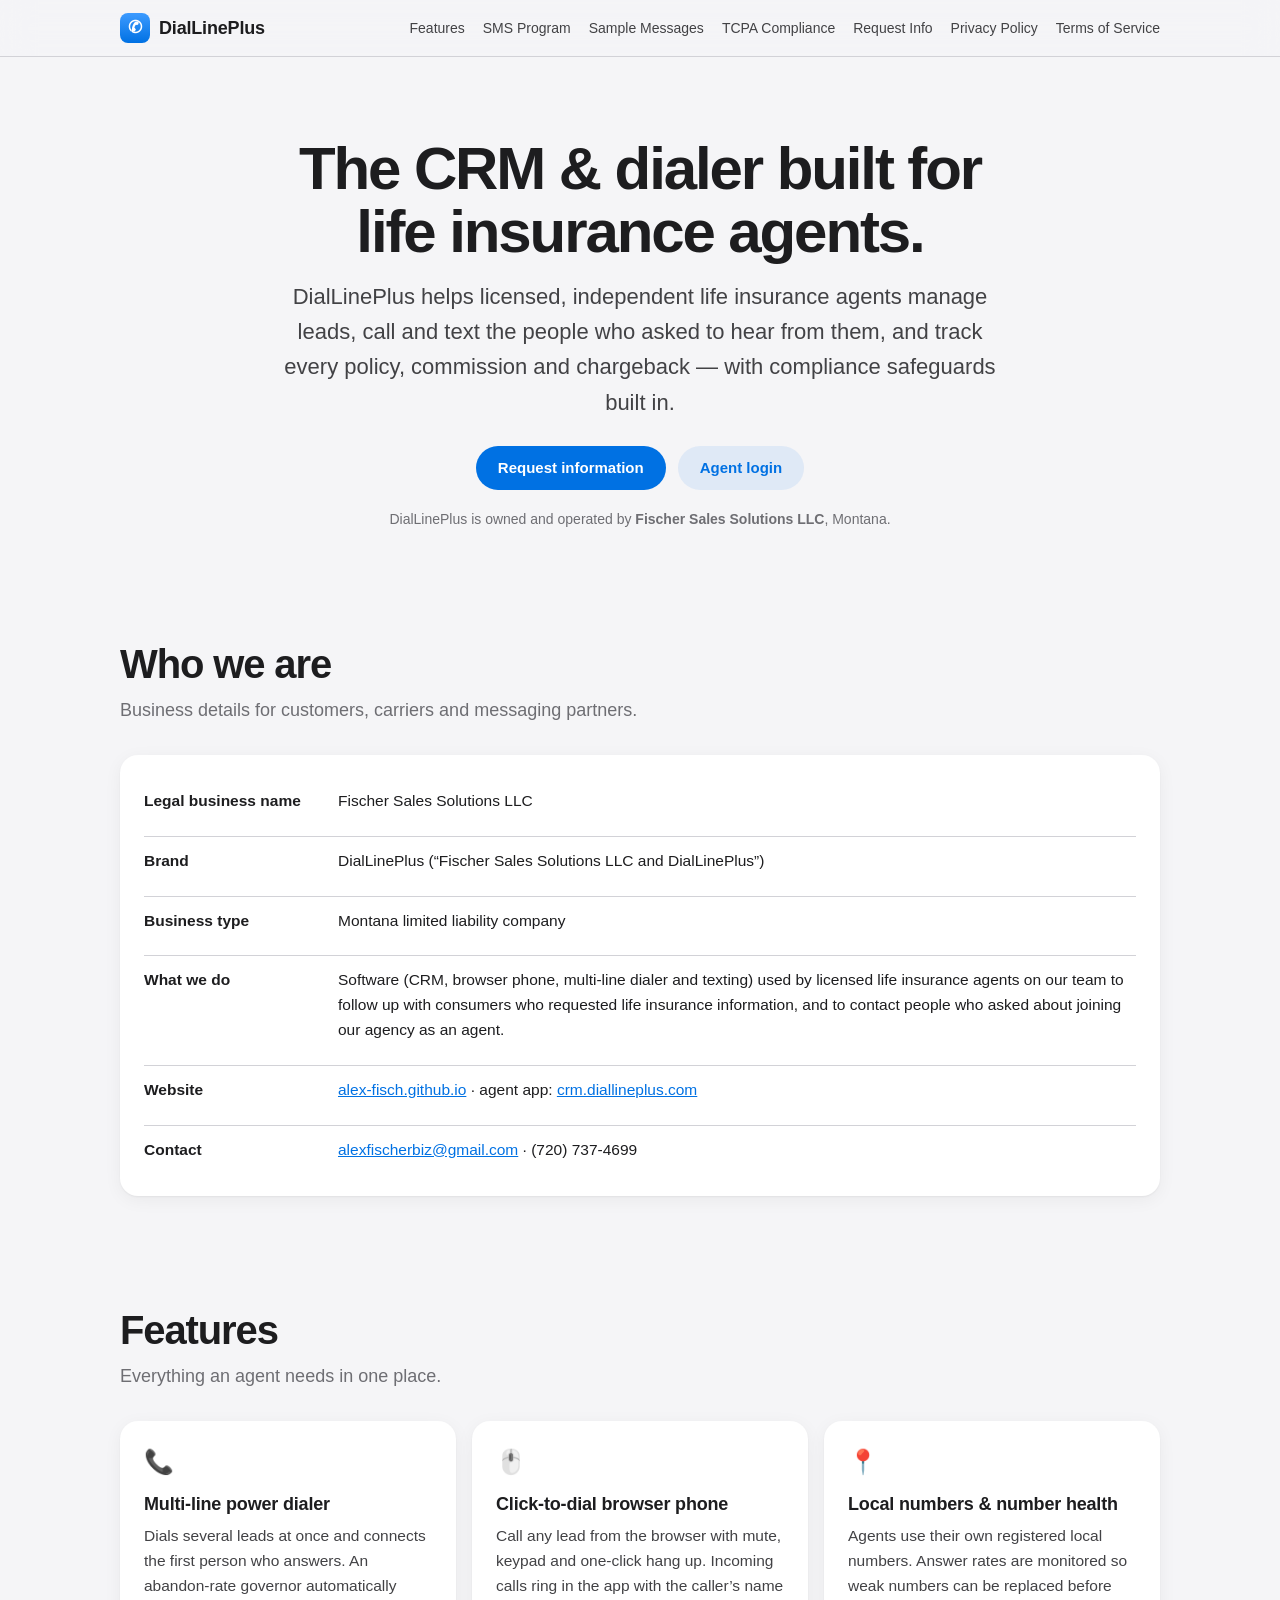
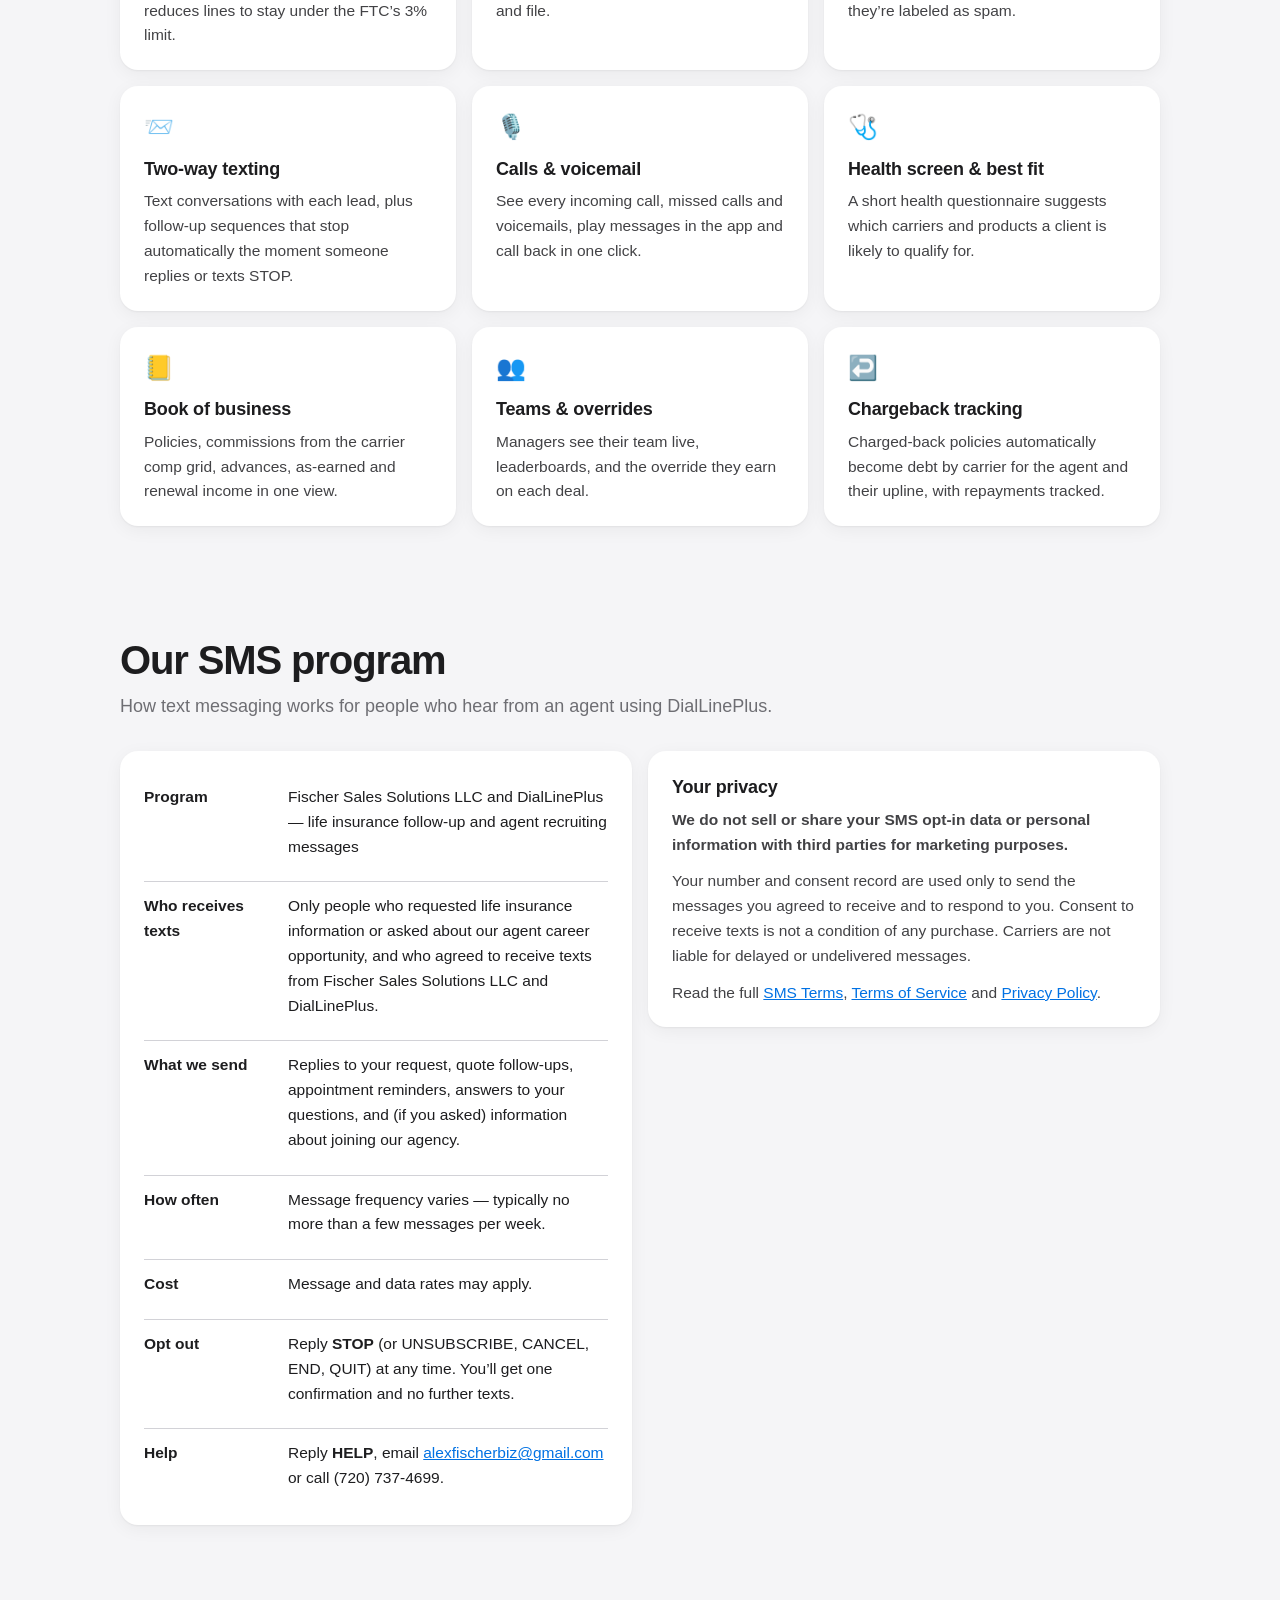
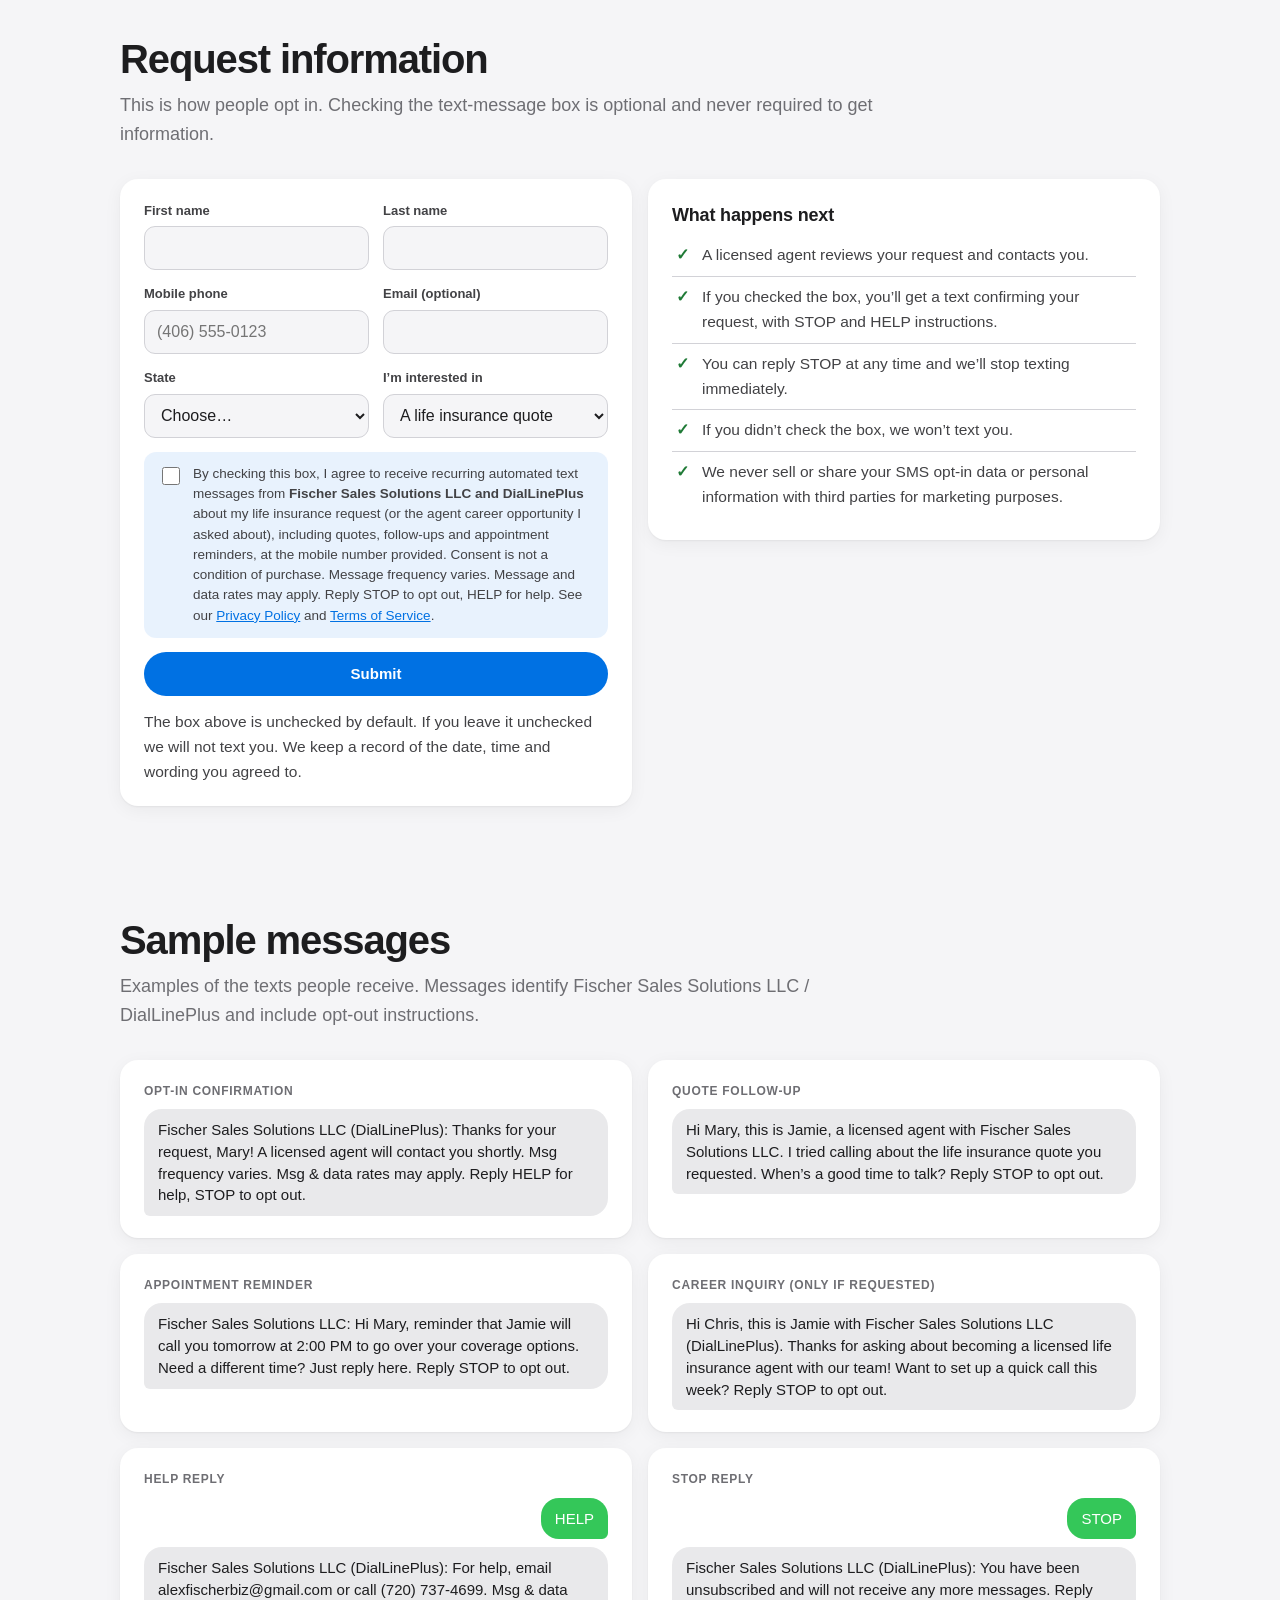
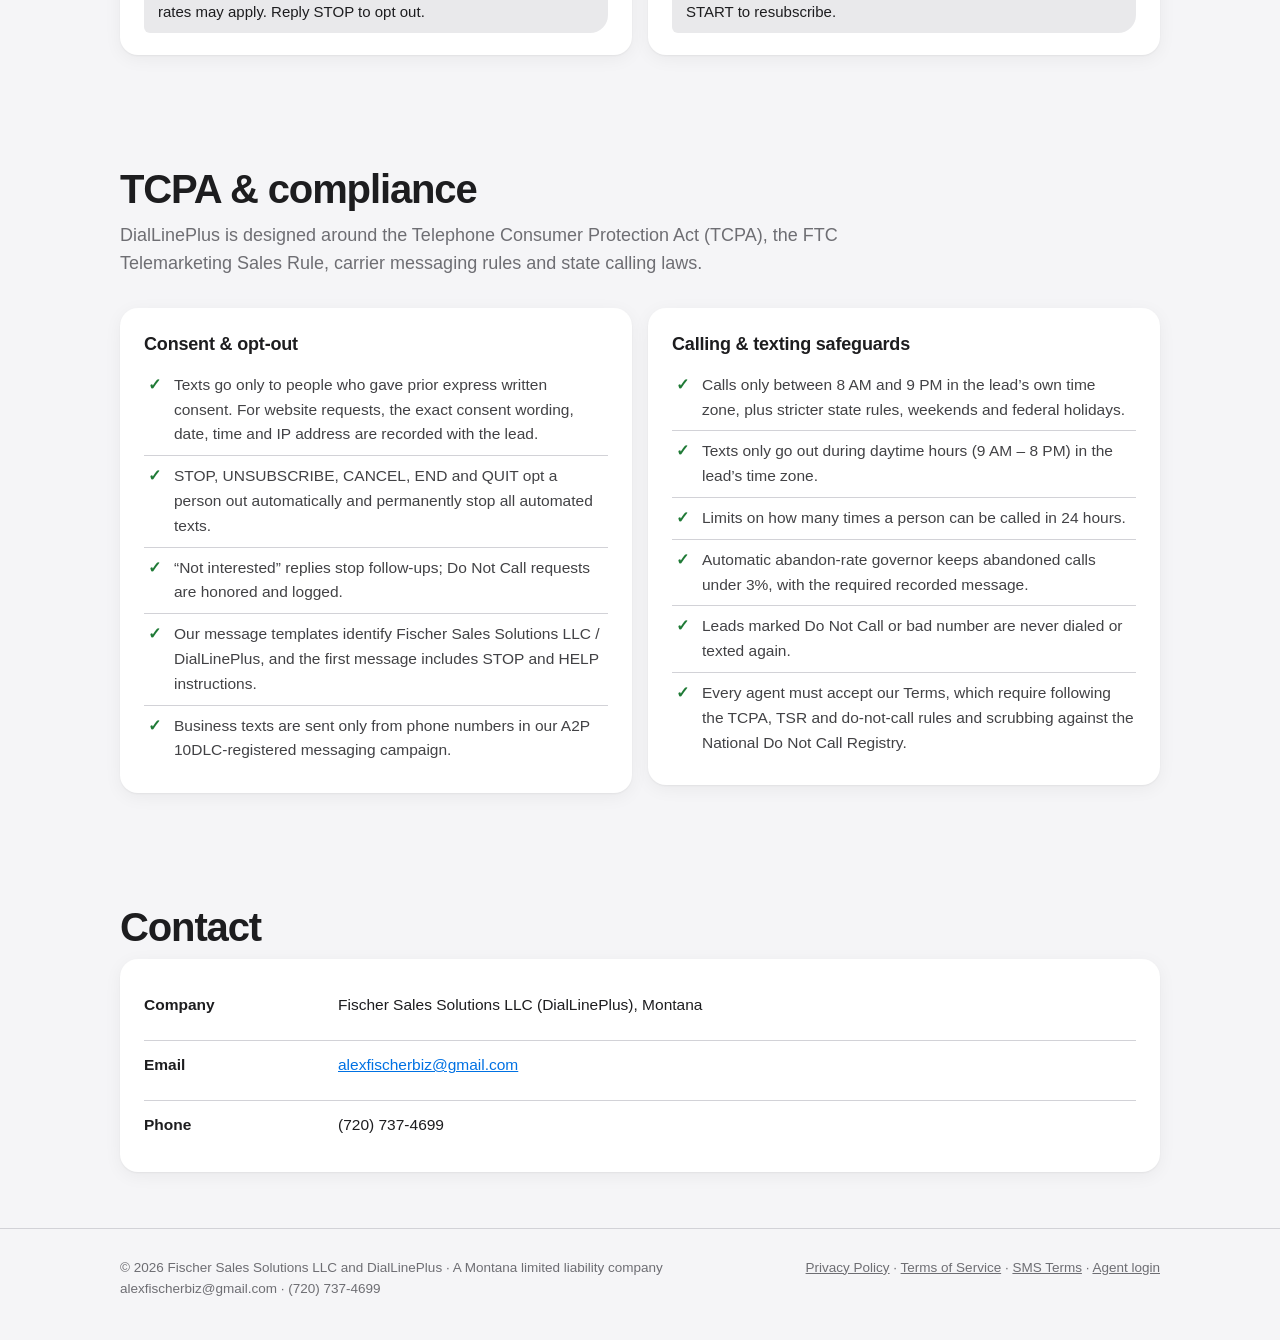
<file: index.html>
<!DOCTYPE html>
<html lang="en">
<head>
<meta charset="utf-8">
<meta name="viewport" content="width=device-width, initial-scale=1">
<title>DialLinePlus — CRM & Dialer for Life Insurance Agents | Fischer Sales Solutions LLC</title>
<meta name="description" content="DialLinePlus by Fischer Sales Solutions LLC: CRM, multi-line dialer and compliant texting for licensed life insurance agents.">
<link rel="stylesheet" href="style.css">
</head>
<body>
<header class="top"><div class="wrap">
  <a class="brand" href="index.html"><span class="mark">✆</span>DialLinePlus</a>
  <nav class="links"><a href="index.html#features">Features</a><a href="index.html#sms">SMS Program</a><a href="index.html#samples">Sample Messages</a><a href="index.html#compliance">TCPA Compliance</a><a href="index.html#optin">Request Info</a><a href="privacy.html">Privacy Policy</a><a href="terms.html">Terms of Service</a></nav>
</div></header>

<main>
<section class="hero"><div class="wrap">
  <h1>The CRM &amp; dialer built for<br>life insurance agents.</h1>
  <p class="lead">DialLinePlus helps licensed, independent life insurance agents manage leads, call and text the people who asked to hear from them, and track every policy, commission and chargeback — with compliance safeguards built in.</p>
  <div class="actions"><a class="btn primary" href="#optin">Request information</a><a class="btn ghost" href="https://crm.diallineplus.com">Agent login</a></div>
  <div class="by">DialLinePlus is owned and operated by <b>Fischer Sales Solutions LLC</b>, Montana.</div>
</div></section>

<section class="block" id="about"><div class="wrap">
  <h2>Who we are</h2>
  <p class="sub">Business details for customers, carriers and messaging partners.</p>
  <div class="card"><ul class="facts">
    <li><b>Legal business name</b><span>Fischer Sales Solutions LLC</span></li>
    <li><b>Brand</b><span>DialLinePlus (“Fischer Sales Solutions LLC and DialLinePlus”)</span></li>
    <li><b>Business type</b><span>Montana limited liability company</span></li>
    <li><b>What we do</b><span>Software (CRM, browser phone, multi-line dialer and texting) used by licensed life insurance agents on our team to follow up with consumers who requested life insurance information, and to contact people who asked about joining our agency as an agent.</span></li>
    <li><b>Website</b><span><a href="https://alex-fisch.github.io">alex-fisch.github.io</a> · agent app: <a href="https://crm.diallineplus.com">crm.diallineplus.com</a></span></li>
    <li><b>Contact</b><span><a href="mailto:alexfischerbiz@gmail.com">alexfischerbiz@gmail.com</a> · (720) 737-4699</span></li>
  </ul></div>
</div></section>

<section class="block" id="features"><div class="wrap">
  <h2>Features</h2>
  <p class="sub">Everything an agent needs in one place.</p>
  <div class="grid">
    <div class="card"><span class="ico">📞</span><h3>Multi-line power dialer</h3><p>Dials several leads at once and connects the first person who answers. An abandon-rate governor automatically reduces lines to stay under the FTC’s 3% limit.</p></div>
    <div class="card"><span class="ico">🖱️</span><h3>Click-to-dial browser phone</h3><p>Call any lead from the browser with mute, keypad and one-click hang up. Incoming calls ring in the app with the caller’s name and file.</p></div>
    <div class="card"><span class="ico">📍</span><h3>Local numbers &amp; number health</h3><p>Agents use their own registered local numbers. Answer rates are monitored so weak numbers can be replaced before they’re labeled as spam.</p></div>
    <div class="card"><span class="ico">📨</span><h3>Two-way texting</h3><p>Text conversations with each lead, plus follow-up sequences that stop automatically the moment someone replies or texts STOP.</p></div>
    <div class="card"><span class="ico">🎙️</span><h3>Calls &amp; voicemail</h3><p>See every incoming call, missed calls and voicemails, play messages in the app and call back in one click.</p></div>
    <div class="card"><span class="ico">🩺</span><h3>Health screen &amp; best fit</h3><p>A short health questionnaire suggests which carriers and products a client is likely to qualify for.</p></div>
    <div class="card"><span class="ico">📒</span><h3>Book of business</h3><p>Policies, commissions from the carrier comp grid, advances, as-earned and renewal income in one view.</p></div>
    <div class="card"><span class="ico">👥</span><h3>Teams &amp; overrides</h3><p>Managers see their team live, leaderboards, and the override they earn on each deal.</p></div>
    <div class="card"><span class="ico">↩️</span><h3>Chargeback tracking</h3><p>Charged-back policies automatically become debt by carrier for the agent and their upline, with repayments tracked.</p></div>
  </div>
</div></section>

<section class="block" id="sms"><div class="wrap">
  <h2>Our SMS program</h2>
  <p class="sub">How text messaging works for people who hear from an agent using DialLinePlus.</p>
  <div class="grid two">
    <div class="card"><ul class="facts">
      <li><b>Program</b><span>Fischer Sales Solutions LLC and DialLinePlus — life insurance follow-up and agent recruiting messages</span></li>
      <li><b>Who receives texts</b><span>Only people who requested life insurance information or asked about our agent career opportunity, and who agreed to receive texts from Fischer Sales Solutions LLC and DialLinePlus.</span></li>
      <li><b>What we send</b><span>Replies to your request, quote follow-ups, appointment reminders, answers to your questions, and (if you asked) information about joining our agency.</span></li>
      <li><b>How often</b><span>Message frequency varies — typically no more than a few messages per week.</span></li>
      <li><b>Cost</b><span>Message and data rates may apply.</span></li>
      <li><b>Opt out</b><span>Reply <b>STOP</b> (or UNSUBSCRIBE, CANCEL, END, QUIT) at any time. You’ll get one confirmation and no further texts.</span></li>
      <li><b>Help</b><span>Reply <b>HELP</b>, email <a href="mailto:alexfischerbiz@gmail.com">alexfischerbiz@gmail.com</a> or call (720) 737-4699.</span></li>
    </ul></div>
    <div class="card"><h3>Your privacy</h3>
      <p style="margin-bottom:12px"><b>We do not sell or share your SMS opt-in data or personal information with third parties for marketing purposes.</b></p>
      <p style="margin-bottom:12px">Your number and consent record are used only to send the messages you agreed to receive and to respond to you. Consent to receive texts is not a condition of any purchase. Carriers are not liable for delayed or undelivered messages.</p>
      <p>Read the full <a href="terms.html#sms-terms">SMS Terms</a>, <a href="terms.html">Terms of Service</a> and <a href="privacy.html">Privacy Policy</a>.</p></div>
  </div>
</div></section>

<section class="block" id="optin"><div class="wrap">
  <h2>Request information</h2>
  <p class="sub">This is how people opt in. Checking the text-message box is optional and never required to get information.</p>
  <div class="grid two">
    <div class="card">
      <form class="optin" method="post" action="https://crm.diallineplus.com/optin">
        <div class="row"><div><label for="fn">First name</label><input type="text" id="fn" name="first_name" autocomplete="given-name" required></div>
          <div><label for="ln">Last name</label><input type="text" id="ln" name="last_name" autocomplete="family-name"></div></div>
        <div class="row"><div><label for="ph">Mobile phone</label><input type="tel" id="ph" name="phone" autocomplete="tel" placeholder="(406) 555-0123" required></div>
          <div><label for="em">Email (optional)</label><input type="email" id="em" name="email" autocomplete="email"></div></div>
        <div class="row"><div><label for="st">State</label><select id="st" name="state"><option value="">Choose…</option>
          <option>AL</option><option>AK</option><option>AZ</option><option>AR</option><option>CA</option><option>CO</option><option>CT</option><option>DE</option><option>DC</option><option>FL</option><option>GA</option><option>HI</option><option>ID</option><option>IL</option><option>IN</option><option>IA</option><option>KS</option><option>KY</option><option>LA</option><option>ME</option><option>MD</option><option>MA</option><option>MI</option><option>MN</option><option>MS</option><option>MO</option><option>MT</option><option>NE</option><option>NV</option><option>NH</option><option>NJ</option><option>NM</option><option>NY</option><option>NC</option><option>ND</option><option>OH</option><option>OK</option><option>OR</option><option>PA</option><option>RI</option><option>SC</option><option>SD</option><option>TN</option><option>TX</option><option>UT</option><option>VT</option><option>VA</option><option>WA</option><option>WV</option><option>WI</option><option>WY</option></select></div>
          <div><label for="in">I’m interested in</label><select id="in" name="interest"><option value="insurance">A life insurance quote</option><option value="career">Becoming a licensed agent</option></select></div></div>
        <label class="consent"><input type="checkbox" name="sms_consent" value="yes"><span>By checking this box, I agree to receive recurring automated text messages from <b>Fischer Sales Solutions LLC and DialLinePlus</b> about my life insurance request (or the agent career opportunity I asked about), including quotes, follow-ups and appointment reminders, at the mobile number provided. Consent is not a condition of purchase. Message frequency varies. Message and data rates may apply. Reply STOP to opt out, HELP for help. See our <a href="privacy.html">Privacy Policy</a> and <a href="terms.html">Terms of Service</a>.</span></label>
        <input class="hp" type="text" name="website" tabindex="-1" autocomplete="off" aria-hidden="true">
        <button class="btn primary" type="submit">Submit</button>
        <p class="fine">The box above is unchecked by default. If you leave it unchecked we will not text you. We keep a record of the date, time and wording you agreed to.</p>
      </form>
    </div>
    <div class="card"><h3>What happens next</h3>
      <ul class="checks">
        <li>A licensed agent reviews your request and contacts you.</li>
        <li>If you checked the box, you’ll get a text confirming your request, with STOP and HELP instructions.</li>
        <li>You can reply STOP at any time and we’ll stop texting immediately.</li>
        <li>If you didn’t check the box, we won’t text you.</li>
        <li>We never sell or share your SMS opt-in data or personal information with third parties for marketing purposes.</li>
      </ul></div>
  </div>
</div></section>

<section class="block" id="samples"><div class="wrap">
  <h2>Sample messages</h2>
  <p class="sub">Examples of the texts people receive. Messages identify Fischer Sales Solutions LLC / DialLinePlus and include opt-out instructions.</p>
  <div class="msgs">
    <div class="card msg"><div class="label">Opt-in confirmation</div><div class="bubble">Fischer Sales Solutions LLC (DialLinePlus): Thanks for your request, Mary! A licensed agent will contact you shortly. Msg frequency varies. Msg &amp; data rates may apply. Reply HELP for help, STOP to opt out.</div></div>
    <div class="card msg"><div class="label">Quote follow-up</div><div class="bubble">Hi Mary, this is Jamie, a licensed agent with Fischer Sales Solutions LLC. I tried calling about the life insurance quote you requested. When’s a good time to talk? Reply STOP to opt out.</div></div>
    <div class="card msg"><div class="label">Appointment reminder</div><div class="bubble">Fischer Sales Solutions LLC: Hi Mary, reminder that Jamie will call you tomorrow at 2:00 PM to go over your coverage options. Need a different time? Just reply here. Reply STOP to opt out.</div></div>
    <div class="card msg"><div class="label">Career inquiry (only if requested)</div><div class="bubble">Hi Chris, this is Jamie with Fischer Sales Solutions LLC (DialLinePlus). Thanks for asking about becoming a licensed life insurance agent with our team! Want to set up a quick call this week? Reply STOP to opt out.</div></div>
    <div class="card msg"><div class="label">HELP reply</div><div class="reply"><span class="bubble out">HELP</span></div><div class="bubble">Fischer Sales Solutions LLC (DialLinePlus): For help, email alexfischerbiz@gmail.com or call (720) 737-4699. Msg &amp; data rates may apply. Reply STOP to opt out.</div></div>
    <div class="card msg"><div class="label">STOP reply</div><div class="reply"><span class="bubble out">STOP</span></div><div class="bubble">Fischer Sales Solutions LLC (DialLinePlus): You have been unsubscribed and will not receive any more messages. Reply START to resubscribe.</div></div>
  </div>
</div></section>

<section class="block" id="compliance"><div class="wrap">
  <h2>TCPA &amp; compliance</h2>
  <p class="sub">DialLinePlus is designed around the Telephone Consumer Protection Act (TCPA), the FTC Telemarketing Sales Rule, carrier messaging rules and state calling laws.</p>
  <div class="grid two">
    <div class="card"><h3>Consent &amp; opt-out</h3><ul class="checks">
      <li>Texts go only to people who gave prior express written consent. For website requests, the exact consent wording, date, time and IP address are recorded with the lead.</li>
      <li>STOP, UNSUBSCRIBE, CANCEL, END and QUIT opt a person out automatically and permanently stop all automated texts.</li>
      <li>“Not interested” replies stop follow-ups; Do Not Call requests are honored and logged.</li>
      <li>Our message templates identify Fischer Sales Solutions LLC / DialLinePlus, and the first message includes STOP and HELP instructions.</li>
      <li>Business texts are sent only from phone numbers in our A2P 10DLC-registered messaging campaign.</li>
    </ul></div>
    <div class="card"><h3>Calling &amp; texting safeguards</h3><ul class="checks">
      <li>Calls only between 8 AM and 9 PM in the lead’s own time zone, plus stricter state rules, weekends and federal holidays.</li>
      <li>Texts only go out during daytime hours (9 AM – 8 PM) in the lead’s time zone.</li>
      <li>Limits on how many times a person can be called in 24 hours.</li>
      <li>Automatic abandon-rate governor keeps abandoned calls under 3%, with the required recorded message.</li>
      <li>Leads marked Do Not Call or bad number are never dialed or texted again.</li>
      <li>Every agent must accept our Terms, which require following the TCPA, TSR and do-not-call rules and scrubbing against the National Do Not Call Registry.</li>
    </ul></div>
  </div>
</div></section>

<section class="block" id="contact"><div class="wrap">
  <h2>Contact</h2>
  <div class="card"><ul class="facts">
    <li><b>Company</b><span>Fischer Sales Solutions LLC (DialLinePlus), Montana</span></li>
    <li><b>Email</b><span><a href="mailto:alexfischerbiz@gmail.com">alexfischerbiz@gmail.com</a></span></li>
    <li><b>Phone</b><span>(720) 737-4699</span></li>
  </ul></div>
</div></section>
</main>

<footer class="site"><div class="wrap">
  <div>© 2026 Fischer Sales Solutions LLC and DialLinePlus · A Montana limited liability company<br>alexfischerbiz@gmail.com · (720) 737-4699</div>
  <div><a href="privacy.html">Privacy Policy</a> · <a href="terms.html">Terms of Service</a> · <a href="terms.html#sms-terms">SMS Terms</a> · <a href="https://crm.diallineplus.com">Agent login</a></div>
</div></footer>

</body>
</html>
</file>
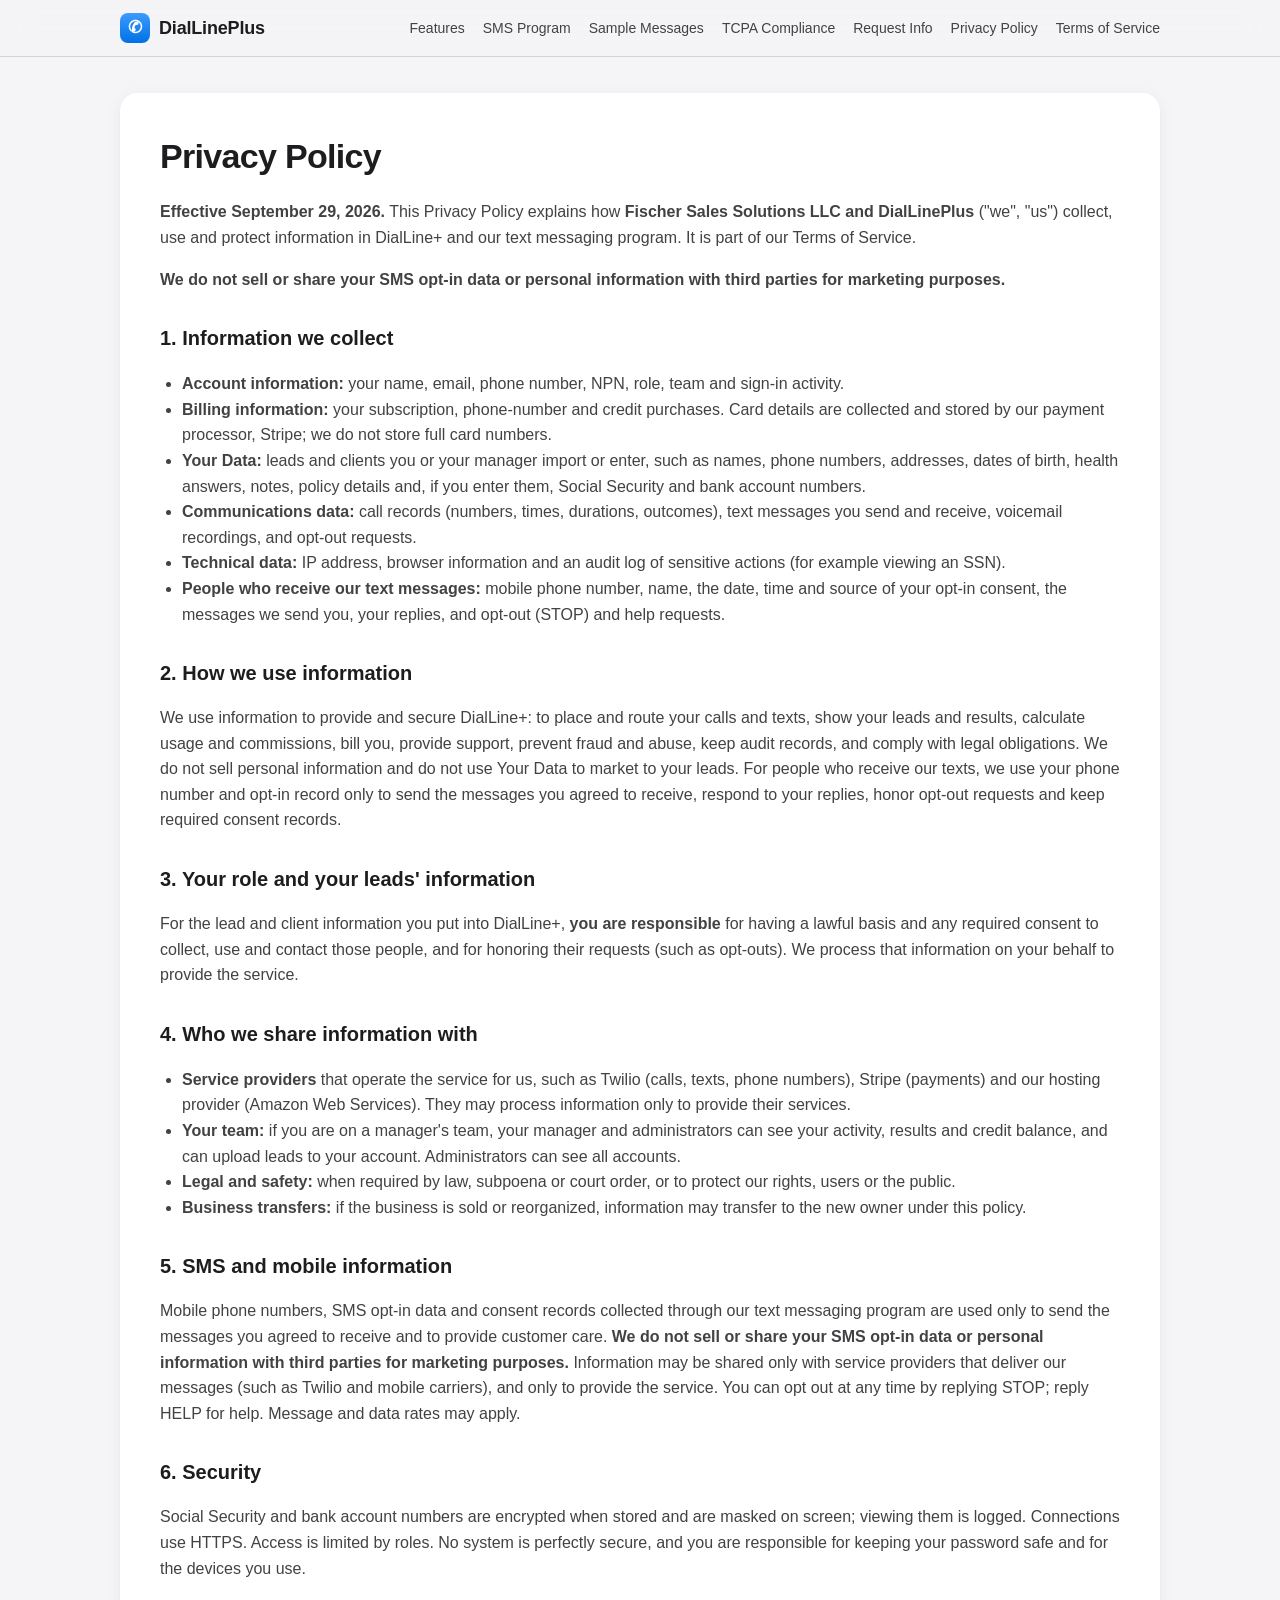
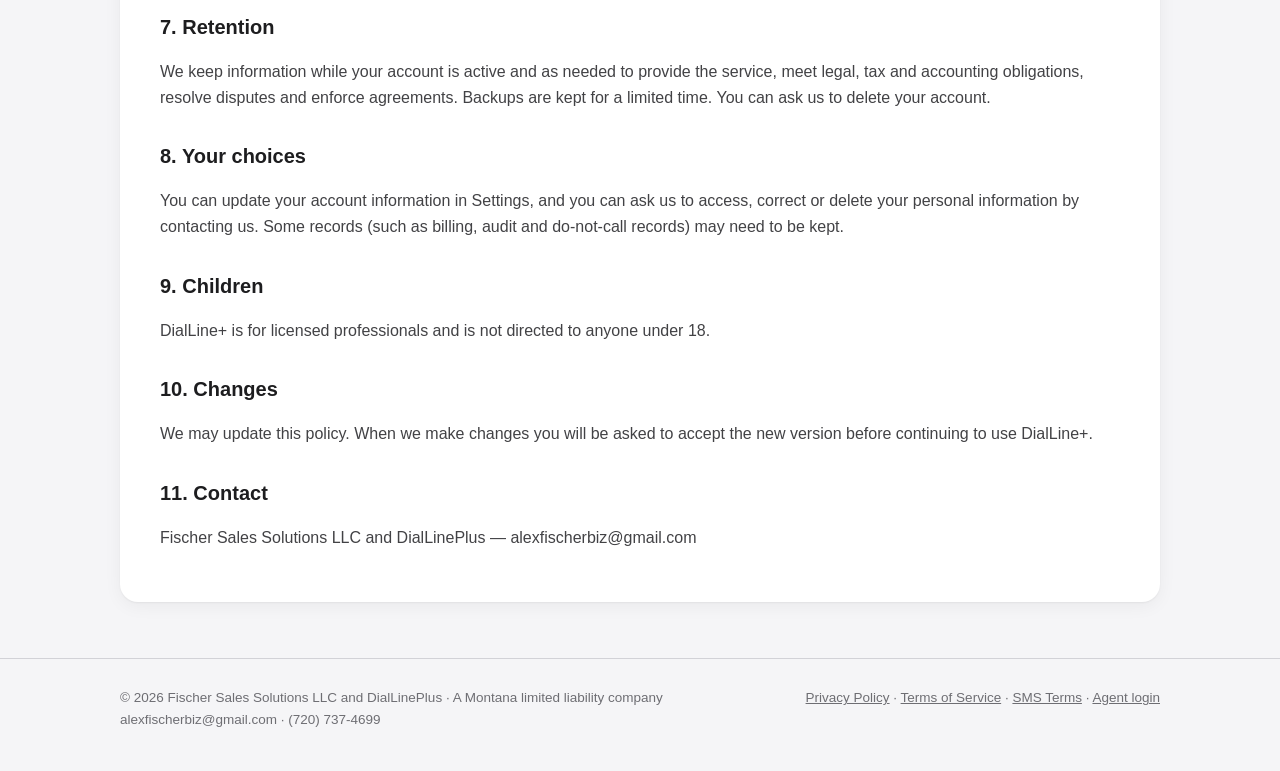
<file: privacy.html>
<!DOCTYPE html>
<html lang="en">
<head>
<meta charset="utf-8">
<meta name="viewport" content="width=device-width, initial-scale=1">
<title>Privacy Policy — Fischer Sales Solutions LLC and DialLinePlus</title>
<meta name="description" content="Privacy Policy for Fischer Sales Solutions LLC and DialLinePlus, including SMS terms.">
<link rel="stylesheet" href="style.css">
</head>
<body>
<header class="top"><div class="wrap">
  <a class="brand" href="index.html"><span class="mark">✆</span>DialLinePlus</a>
  <nav class="links"><a href="index.html#features">Features</a><a href="index.html#sms">SMS Program</a><a href="index.html#samples">Sample Messages</a><a href="index.html#compliance">TCPA Compliance</a><a href="index.html#optin">Request Info</a><a href="privacy.html">Privacy Policy</a><a href="terms.html">Terms of Service</a></nav>
</div></header>

<main class="wrap"><article class="doc"><h1>Privacy Policy</h1>
<p><b>Effective September 29, 2026.</b> This Privacy Policy explains how <b>Fischer Sales Solutions LLC and DialLinePlus</b> (&quot;we&quot;, &quot;us&quot;) collect, use and protect information in DialLine+ and our text messaging program. It is part of our Terms of Service.</p>
<p><b>We do not sell or share your SMS opt-in data or personal information with third parties for marketing purposes.</b></p>
<h2>1. Information we collect</h2>
<ul><li><b>Account information:</b> your name, email, phone number, NPN, role, team and sign-in activity.</li><li><b>Billing information:</b> your subscription, phone-number and credit purchases. Card details are collected and stored by our payment processor, Stripe; we do not store full card numbers.</li><li><b>Your Data:</b> leads and clients you or your manager import or enter, such as names, phone numbers, addresses, dates of birth, health answers, notes, policy details and, if you enter them, Social Security and bank account numbers.</li><li><b>Communications data:</b> call records (numbers, times, durations, outcomes), text messages you send and receive, voicemail recordings, and opt-out requests.</li><li><b>Technical data:</b> IP address, browser information and an audit log of sensitive actions (for example viewing an SSN).</li><li><b>People who receive our text messages:</b> mobile phone number, name, the date, time and source of your opt-in consent, the messages we send you, your replies, and opt-out (STOP) and help requests.</li></ul>
<h2>2. How we use information</h2>
<p>We use information to provide and secure DialLine+: to place and route your calls and texts, show your leads and results, calculate usage and commissions, bill you, provide support, prevent fraud and abuse, keep audit records, and comply with legal obligations. We do not sell personal information and do not use Your Data to market to your leads. For people who receive our texts, we use your phone number and opt-in record only to send the messages you agreed to receive, respond to your replies, honor opt-out requests and keep required consent records.</p>
<h2>3. Your role and your leads&#39; information</h2>
<p>For the lead and client information you put into DialLine+, <b>you are responsible</b> for having a lawful basis and any required consent to collect, use and contact those people, and for honoring their requests (such as opt-outs). We process that information on your behalf to provide the service.</p>
<h2>4. Who we share information with</h2>
<ul><li><b>Service providers</b> that operate the service for us, such as Twilio (calls, texts, phone numbers), Stripe (payments) and our hosting provider (Amazon Web Services). They may process information only to provide their services.</li><li><b>Your team:</b> if you are on a manager&#39;s team, your manager and administrators can see your activity, results and credit balance, and can upload leads to your account. Administrators can see all accounts.</li><li><b>Legal and safety:</b> when required by law, subpoena or court order, or to protect our rights, users or the public.</li><li><b>Business transfers:</b> if the business is sold or reorganized, information may transfer to the new owner under this policy.</li></ul>
<h2 id="sms-privacy">5. SMS and mobile information</h2>
<p>Mobile phone numbers, SMS opt-in data and consent records collected through our text messaging program are used only to send the messages you agreed to receive and to provide customer care. <b>We do not sell or share your SMS opt-in data or personal information with third parties for marketing purposes.</b> Information may be shared only with service providers that deliver our messages (such as Twilio and mobile carriers), and only to provide the service. You can opt out at any time by replying STOP; reply HELP for help. Message and data rates may apply.</p>
<h2>6. Security</h2>
<p>Social Security and bank account numbers are encrypted when stored and are masked on screen; viewing them is logged. Connections use HTTPS. Access is limited by roles. No system is perfectly secure, and you are responsible for keeping your password safe and for the devices you use.</p>
<h2>7. Retention</h2>
<p>We keep information while your account is active and as needed to provide the service, meet legal, tax and accounting obligations, resolve disputes and enforce agreements. Backups are kept for a limited time. You can ask us to delete your account.</p>
<h2>8. Your choices</h2>
<p>You can update your account information in Settings, and you can ask us to access, correct or delete your personal information by contacting us. Some records (such as billing, audit and do-not-call records) may need to be kept.</p>
<h2>9. Children</h2>
<p>DialLine+ is for licensed professionals and is not directed to anyone under 18.</p>
<h2>10. Changes</h2>
<p>We may update this policy. When we make changes you will be asked to accept the new version before continuing to use DialLine+.</p>
<h2>11. Contact</h2>
<p>Fischer Sales Solutions LLC and DialLinePlus — alexfischerbiz@gmail.com</p></article></main>
<footer class="site"><div class="wrap">
  <div>© 2026 Fischer Sales Solutions LLC and DialLinePlus · A Montana limited liability company<br>alexfischerbiz@gmail.com · (720) 737-4699</div>
  <div><a href="privacy.html">Privacy Policy</a> · <a href="terms.html">Terms of Service</a> · <a href="terms.html#sms-terms">SMS Terms</a> · <a href="https://crm.diallineplus.com">Agent login</a></div>
</div></footer>

</body>
</html>
</file>
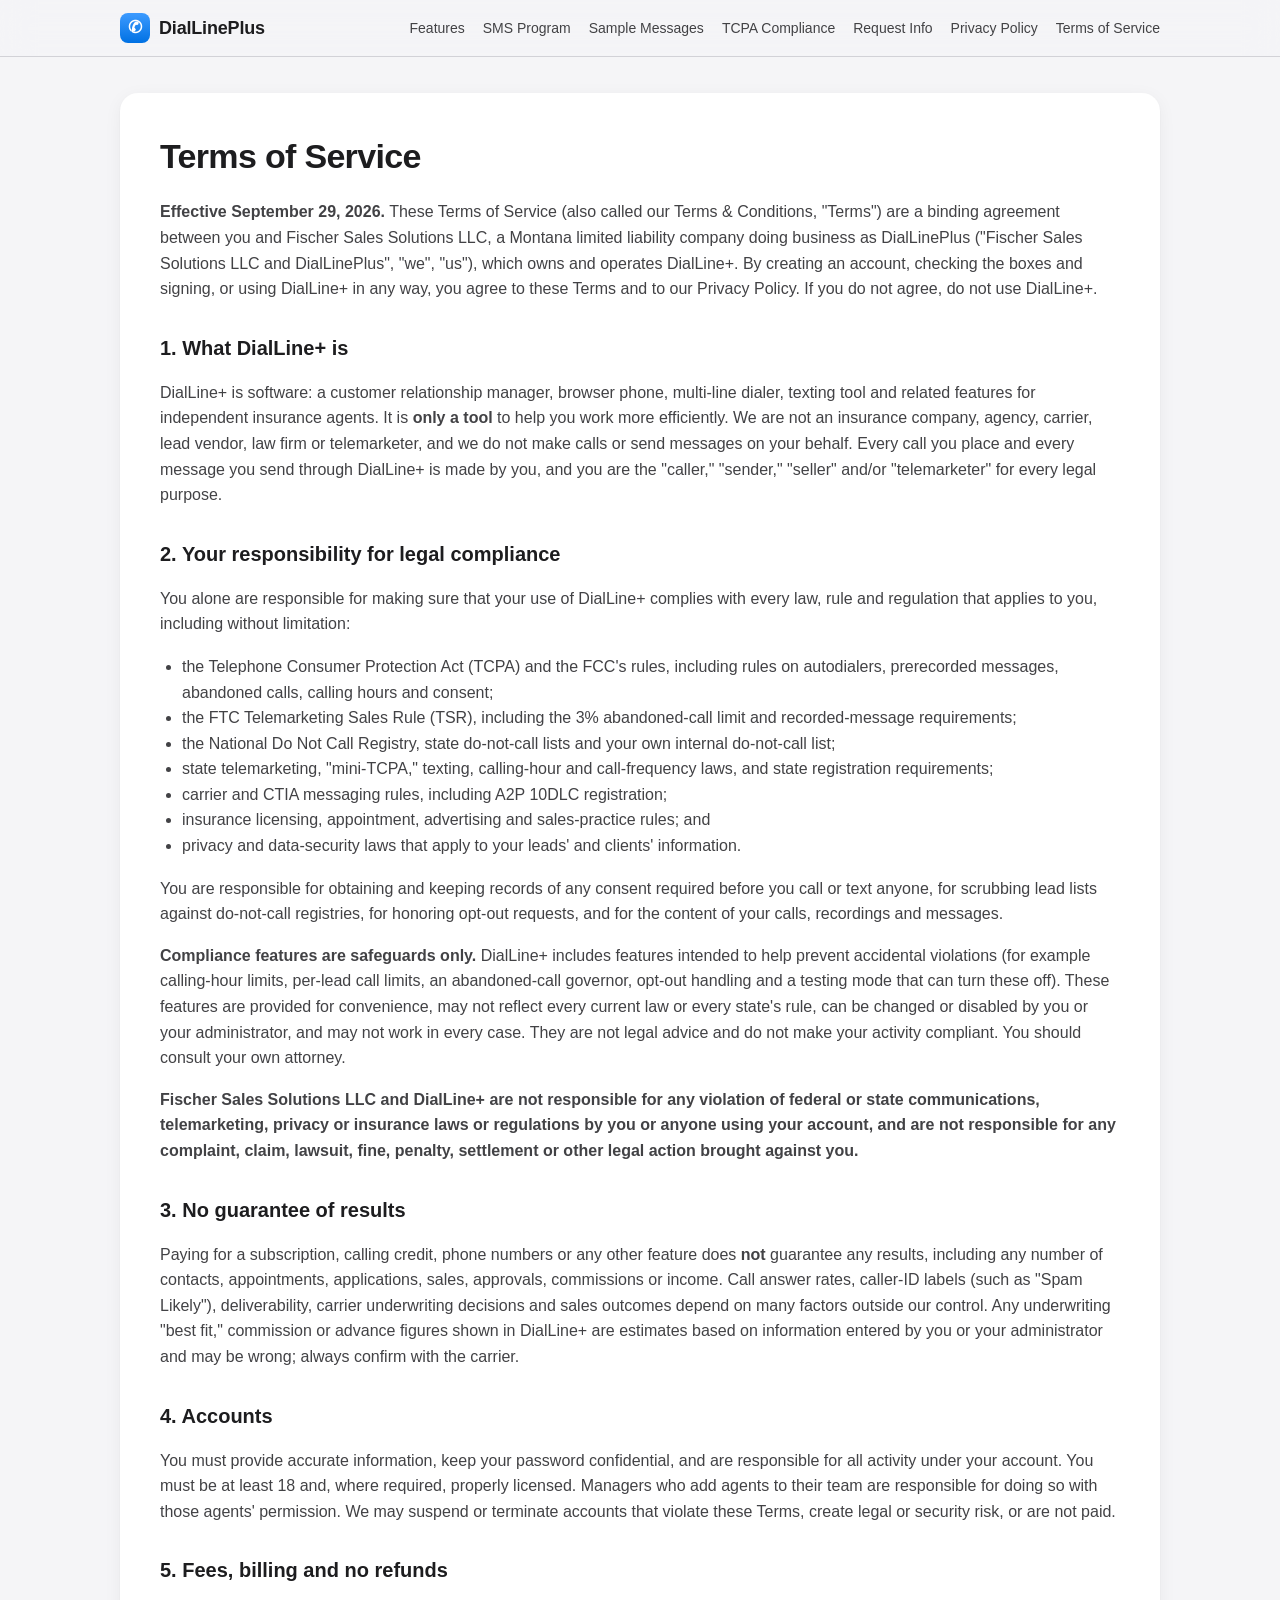
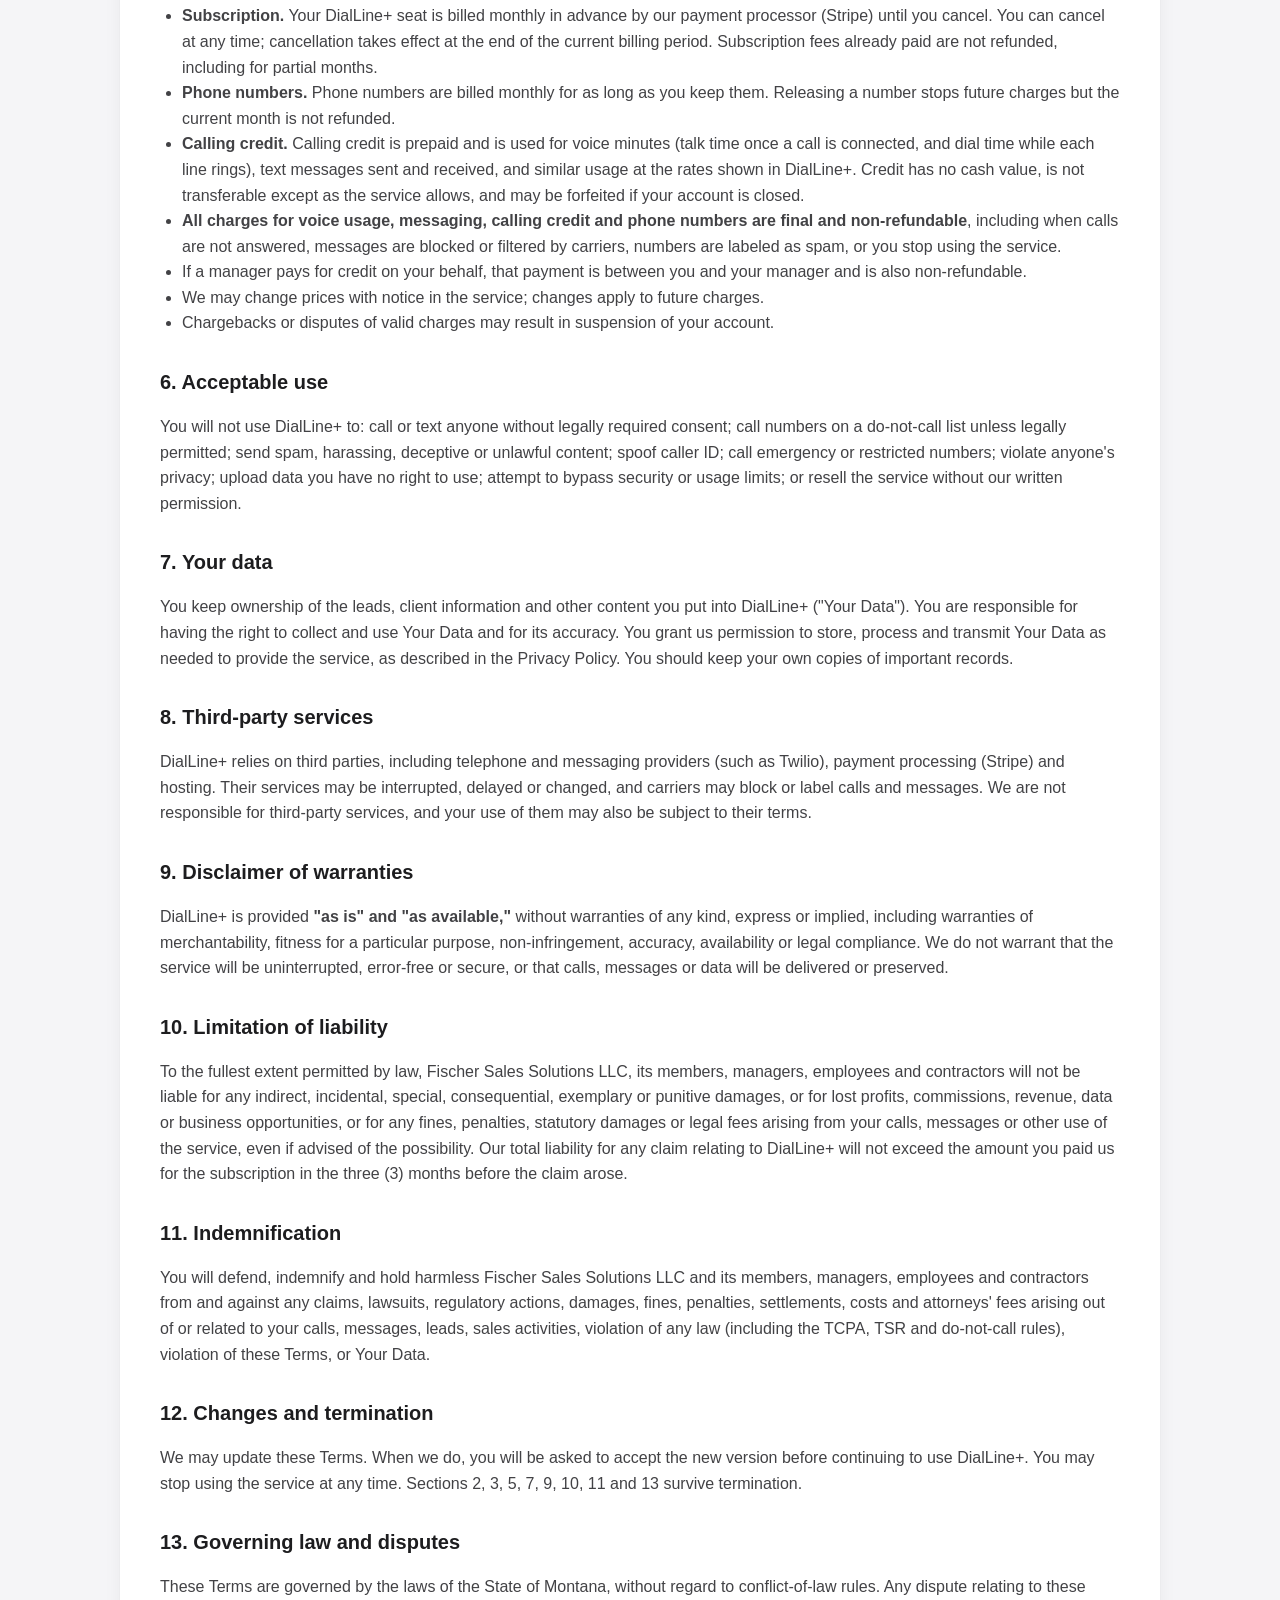
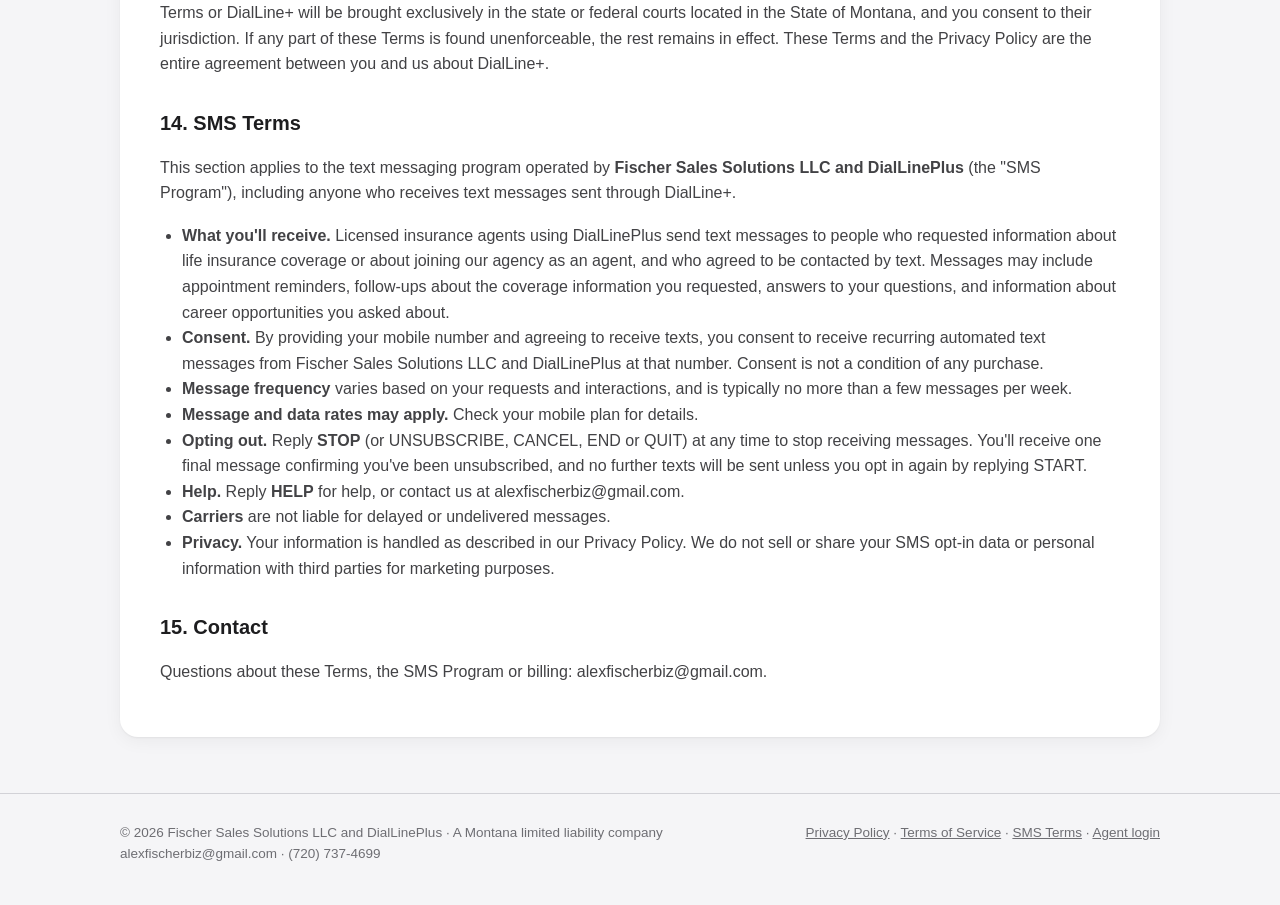
<file: terms.html>
<!DOCTYPE html>
<html lang="en">
<head>
<meta charset="utf-8">
<meta name="viewport" content="width=device-width, initial-scale=1">
<title>Terms of Service — Fischer Sales Solutions LLC and DialLinePlus</title>
<meta name="description" content="Terms of Service for Fischer Sales Solutions LLC and DialLinePlus, including SMS terms.">
<link rel="stylesheet" href="style.css">
</head>
<body>
<header class="top"><div class="wrap">
  <a class="brand" href="index.html"><span class="mark">✆</span>DialLinePlus</a>
  <nav class="links"><a href="index.html#features">Features</a><a href="index.html#sms">SMS Program</a><a href="index.html#samples">Sample Messages</a><a href="index.html#compliance">TCPA Compliance</a><a href="index.html#optin">Request Info</a><a href="privacy.html">Privacy Policy</a><a href="terms.html">Terms of Service</a></nav>
</div></header>

<main class="wrap"><article class="doc"><h1>Terms of Service</h1>
<p><b>Effective September 29, 2026.</b> These Terms of Service (also called our Terms &amp; Conditions, &quot;Terms&quot;) are a binding agreement between you and Fischer Sales Solutions LLC, a Montana limited liability company doing business as DialLinePlus (&quot;Fischer Sales Solutions LLC and DialLinePlus&quot;, &quot;we&quot;, &quot;us&quot;), which owns and operates DialLine+. By creating an account, checking the boxes and signing, or using DialLine+ in any way, you agree to these Terms and to our Privacy Policy. If you do not agree, do not use DialLine+.</p>
<h2>1. What DialLine+ is</h2>
<p>DialLine+ is software: a customer relationship manager, browser phone, multi-line dialer, texting tool and related features for independent insurance agents. It is <b>only a tool</b> to help you work more efficiently. We are not an insurance company, agency, carrier, lead vendor, law firm or telemarketer, and we do not make calls or send messages on your behalf. Every call you place and every message you send through DialLine+ is made by you, and you are the &quot;caller,&quot; &quot;sender,&quot; &quot;seller&quot; and/or &quot;telemarketer&quot; for every legal purpose.</p>
<h2>2. Your responsibility for legal compliance</h2>
<p>You alone are responsible for making sure that your use of DialLine+ complies with every law, rule and regulation that applies to you, including without limitation:</p>
<ul><li>the Telephone Consumer Protection Act (TCPA) and the FCC&#39;s rules, including rules on autodialers, prerecorded messages, abandoned calls, calling hours and consent;</li><li>the FTC Telemarketing Sales Rule (TSR), including the 3% abandoned-call limit and recorded-message requirements;</li><li>the National Do Not Call Registry, state do-not-call lists and your own internal do-not-call list;</li><li>state telemarketing, &quot;mini-TCPA,&quot; texting, calling-hour and call-frequency laws, and state registration requirements;</li><li>carrier and CTIA messaging rules, including A2P 10DLC registration;</li><li>insurance licensing, appointment, advertising and sales-practice rules; and</li><li>privacy and data-security laws that apply to your leads&#39; and clients&#39; information.</li></ul>
<p>You are responsible for obtaining and keeping records of any consent required before you call or text anyone, for scrubbing lead lists against do-not-call registries, for honoring opt-out requests, and for the content of your calls, recordings and messages.</p>
<p><b>Compliance features are safeguards only.</b> DialLine+ includes features intended to help prevent accidental violations (for example calling-hour limits, per-lead call limits, an abandoned-call governor, opt-out handling and a testing mode that can turn these off). These features are provided for convenience, may not reflect every current law or every state&#39;s rule, can be changed or disabled by you or your administrator, and may not work in every case. They are not legal advice and do not make your activity compliant. You should consult your own attorney.</p>
<p><b>Fischer Sales Solutions LLC and DialLine+ are not responsible for any violation of federal or state communications, telemarketing, privacy or insurance laws or regulations by you or anyone using your account, and are not responsible for any complaint, claim, lawsuit, fine, penalty, settlement or other legal action brought against you.</b></p>
<h2>3. No guarantee of results</h2>
<p>Paying for a subscription, calling credit, phone numbers or any other feature does <b>not</b> guarantee any results, including any number of contacts, appointments, applications, sales, approvals, commissions or income. Call answer rates, caller-ID labels (such as &quot;Spam Likely&quot;), deliverability, carrier underwriting decisions and sales outcomes depend on many factors outside our control. Any underwriting &quot;best fit,&quot; commission or advance figures shown in DialLine+ are estimates based on information entered by you or your administrator and may be wrong; always confirm with the carrier.</p>
<h2>4. Accounts</h2>
<p>You must provide accurate information, keep your password confidential, and are responsible for all activity under your account. You must be at least 18 and, where required, properly licensed. Managers who add agents to their team are responsible for doing so with those agents&#39; permission. We may suspend or terminate accounts that violate these Terms, create legal or security risk, or are not paid.</p>
<h2>5. Fees, billing and <b>no refunds</b></h2>
<ul><li><b>Subscription.</b> Your DialLine+ seat is billed monthly in advance by our payment processor (Stripe) until you cancel. You can cancel at any time; cancellation takes effect at the end of the current billing period. Subscription fees already paid are not refunded, including for partial months.</li><li><b>Phone numbers.</b> Phone numbers are billed monthly for as long as you keep them. Releasing a number stops future charges but the current month is not refunded.</li><li><b>Calling credit.</b> Calling credit is prepaid and is used for voice minutes (talk time once a call is connected, and dial time while each line rings), text messages sent and received, and similar usage at the rates shown in DialLine+. Credit has no cash value, is not transferable except as the service allows, and may be forfeited if your account is closed.</li><li><b>All charges for voice usage, messaging, calling credit and phone numbers are final and non-refundable</b>, including when calls are not answered, messages are blocked or filtered by carriers, numbers are labeled as spam, or you stop using the service.</li><li>If a manager pays for credit on your behalf, that payment is between you and your manager and is also non-refundable.</li><li>We may change prices with notice in the service; changes apply to future charges.</li><li>Chargebacks or disputes of valid charges may result in suspension of your account.</li></ul>
<h2>6. Acceptable use</h2>
<p>You will not use DialLine+ to: call or text anyone without legally required consent; call numbers on a do-not-call list unless legally permitted; send spam, harassing, deceptive or unlawful content; spoof caller ID; call emergency or restricted numbers; violate anyone&#39;s privacy; upload data you have no right to use; attempt to bypass security or usage limits; or resell the service without our written permission.</p>
<h2>7. Your data</h2>
<p>You keep ownership of the leads, client information and other content you put into DialLine+ (&quot;Your Data&quot;). You are responsible for having the right to collect and use Your Data and for its accuracy. You grant us permission to store, process and transmit Your Data as needed to provide the service, as described in the Privacy Policy. You should keep your own copies of important records.</p>
<h2>8. Third-party services</h2>
<p>DialLine+ relies on third parties, including telephone and messaging providers (such as Twilio), payment processing (Stripe) and hosting. Their services may be interrupted, delayed or changed, and carriers may block or label calls and messages. We are not responsible for third-party services, and your use of them may also be subject to their terms.</p>
<h2>9. Disclaimer of warranties</h2>
<p>DialLine+ is provided <b>&quot;as is&quot; and &quot;as available,&quot;</b> without warranties of any kind, express or implied, including warranties of merchantability, fitness for a particular purpose, non-infringement, accuracy, availability or legal compliance. We do not warrant that the service will be uninterrupted, error-free or secure, or that calls, messages or data will be delivered or preserved.</p>
<h2>10. Limitation of liability</h2>
<p>To the fullest extent permitted by law, Fischer Sales Solutions LLC, its members, managers, employees and contractors will not be liable for any indirect, incidental, special, consequential, exemplary or punitive damages, or for lost profits, commissions, revenue, data or business opportunities, or for any fines, penalties, statutory damages or legal fees arising from your calls, messages or other use of the service, even if advised of the possibility. Our total liability for any claim relating to DialLine+ will not exceed the amount you paid us for the subscription in the three (3) months before the claim arose.</p>
<h2>11. Indemnification</h2>
<p>You will defend, indemnify and hold harmless Fischer Sales Solutions LLC and its members, managers, employees and contractors from and against any claims, lawsuits, regulatory actions, damages, fines, penalties, settlements, costs and attorneys&#39; fees arising out of or related to your calls, messages, leads, sales activities, violation of any law (including the TCPA, TSR and do-not-call rules), violation of these Terms, or Your Data.</p>
<h2>12. Changes and termination</h2>
<p>We may update these Terms. When we do, you will be asked to accept the new version before continuing to use DialLine+. You may stop using the service at any time. Sections 2, 3, 5, 7, 9, 10, 11 and 13 survive termination.</p>
<h2>13. Governing law and disputes</h2>
<p>These Terms are governed by the laws of the State of Montana, without regard to conflict-of-law rules. Any dispute relating to these Terms or DialLine+ will be brought exclusively in the state or federal courts located in the State of Montana, and you consent to their jurisdiction. If any part of these Terms is found unenforceable, the rest remains in effect. These Terms and the Privacy Policy are the entire agreement between you and us about DialLine+.</p>
<h2 id="sms-terms">14. SMS Terms</h2>
<p>This section applies to the text messaging program operated by <b>Fischer Sales Solutions LLC and DialLinePlus</b> (the &quot;SMS Program&quot;), including anyone who receives text messages sent through DialLine+.</p>
<ul><li><b>What you&#39;ll receive.</b> Licensed insurance agents using DialLinePlus send text messages to people who requested information about life insurance coverage or about joining our agency as an agent, and who agreed to be contacted by text. Messages may include appointment reminders, follow-ups about the coverage information you requested, answers to your questions, and information about career opportunities you asked about.</li><li><b>Consent.</b> By providing your mobile number and agreeing to receive texts, you consent to receive recurring automated text messages from Fischer Sales Solutions LLC and DialLinePlus at that number. Consent is not a condition of any purchase.</li><li><b>Message frequency</b> varies based on your requests and interactions, and is typically no more than a few messages per week.</li><li><b>Message and data rates may apply.</b> Check your mobile plan for details.</li><li><b>Opting out.</b> Reply <b>STOP</b> (or UNSUBSCRIBE, CANCEL, END or QUIT) at any time to stop receiving messages. You&#39;ll receive one final message confirming you&#39;ve been unsubscribed, and no further texts will be sent unless you opt in again by replying START.</li><li><b>Help.</b> Reply <b>HELP</b> for help, or contact us at alexfischerbiz@gmail.com.</li><li><b>Carriers</b> are not liable for delayed or undelivered messages.</li><li><b>Privacy.</b> Your information is handled as described in our Privacy Policy. We do not sell or share your SMS opt-in data or personal information with third parties for marketing purposes.</li></ul>
<h2>15. Contact</h2>
<p>Questions about these Terms, the SMS Program or billing: alexfischerbiz@gmail.com.</p></article></main>
<footer class="site"><div class="wrap">
  <div>© 2026 Fischer Sales Solutions LLC and DialLinePlus · A Montana limited liability company<br>alexfischerbiz@gmail.com · (720) 737-4699</div>
  <div><a href="privacy.html">Privacy Policy</a> · <a href="terms.html">Terms of Service</a> · <a href="terms.html#sms-terms">SMS Terms</a> · <a href="https://crm.diallineplus.com">Agent login</a></div>
</div></footer>

</body>
</html>
</file>
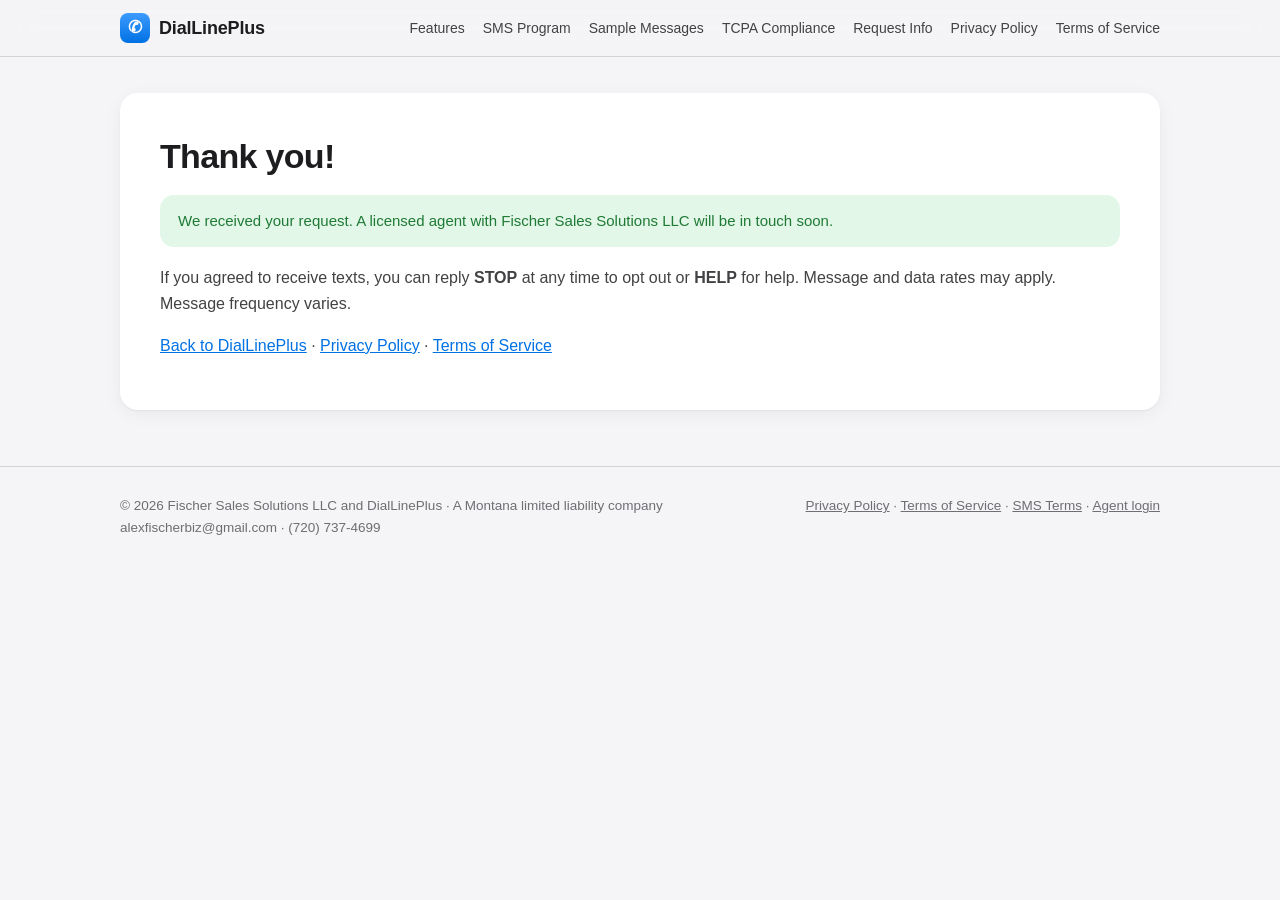
<file: thanks.html>
<!DOCTYPE html>
<html lang="en">
<head>
<meta charset="utf-8">
<meta name="viewport" content="width=device-width, initial-scale=1">
<title>Thank you — Fischer Sales Solutions LLC and DialLinePlus</title>
<meta name="description" content="Request received.">
<link rel="stylesheet" href="style.css">
</head>
<body>
<header class="top"><div class="wrap">
  <a class="brand" href="index.html"><span class="mark">✆</span>DialLinePlus</a>
  <nav class="links"><a href="index.html#features">Features</a><a href="index.html#sms">SMS Program</a><a href="index.html#samples">Sample Messages</a><a href="index.html#compliance">TCPA Compliance</a><a href="index.html#optin">Request Info</a><a href="privacy.html">Privacy Policy</a><a href="terms.html">Terms of Service</a></nav>
</div></header>

<main class="wrap"><article class="doc" id="t">
<h1>Thank you!</h1>
<div id="msg" class="notice ok">We received your request. A licensed agent with Fischer Sales Solutions LLC will be in touch soon.</div>
<p>If you agreed to receive texts, you can reply <b>STOP</b> at any time to opt out or <b>HELP</b> for help. Message and data rates may apply. Message frequency varies.</p>
<p><a href="index.html">Back to DialLinePlus</a> · <a href="privacy.html">Privacy Policy</a> · <a href="terms.html">Terms of Service</a></p>
</article></main>
<script>
(function () {
  var q = new URLSearchParams(location.search), e = q.get('error'), m = document.getElementById('msg');
  if (e) { m.className = 'notice err'; m.textContent = e + ' '; var a = document.createElement('a'); a.href = 'index.html#optin'; a.textContent = 'Go back and try again'; m.appendChild(a); document.querySelector('h1').textContent = 'Something went wrong'; }
})();
</script>
<footer class="site"><div class="wrap">
  <div>© 2026 Fischer Sales Solutions LLC and DialLinePlus · A Montana limited liability company<br>alexfischerbiz@gmail.com · (720) 737-4699</div>
  <div><a href="privacy.html">Privacy Policy</a> · <a href="terms.html">Terms of Service</a> · <a href="terms.html#sms-terms">SMS Terms</a> · <a href="https://crm.diallineplus.com">Agent login</a></div>
</div></footer>

</body>
</html>
</file>
<file: style.css>
:root {
  --bg: #f5f5f7; --surface: #ffffff; --ink: #1d1d1f; --ink-2: #424245; --mute: #6e6e73; --line: #d2d2d7;
  --blue: #0071e3; --blue-t: rgba(0, 113, 227, .09); --green: #1f7a36; --green-t: rgba(52, 199, 89, .14);
  --bubble-out: #34c759; --bubble-in: #e9e9eb; --radius: 18px; --shadow: 0 1px 2px rgba(0,0,0,.05), 0 4px 18px rgba(0,0,0,.05);
}
@media (prefers-color-scheme: dark) {
  :root:not([data-theme="light"]) {
    --bg: #000; --surface: #1c1c1e; --ink: #f5f5f7; --ink-2: #d1d1d6; --mute: #a1a1a6; --line: #38383a;
    --blue: #2997ff; --blue-t: rgba(41, 151, 255, .14); --green: #30d158; --green-t: rgba(48, 209, 88, .16);
    --bubble-out: #30d158; --bubble-in: #2c2c2e; --shadow: none;
  }
}
* { box-sizing: border-box; }
html { scroll-behavior: smooth; }
body { margin: 0; background: var(--bg); color: var(--ink); font: 17px/1.6 -apple-system, BlinkMacSystemFont, "Segoe UI", Roboto, Helvetica, Arial, sans-serif; -webkit-font-smoothing: antialiased; }
a { color: var(--blue); }
.wrap { max-width: 1080px; margin: 0 auto; padding: 0 20px; }
header.top { position: sticky; top: 0; z-index: 10; background: var(--bg); background: color-mix(in srgb, var(--bg) 82%, transparent); backdrop-filter: saturate(180%) blur(16px); -webkit-backdrop-filter: saturate(180%) blur(16px); border-bottom: .5px solid var(--line); }
header.top .wrap { display: flex; align-items: center; gap: 22px; height: 56px; }
.brand { display: flex; align-items: center; gap: 9px; font-weight: 700; font-size: 18px; color: var(--ink); text-decoration: none; letter-spacing: -.01em; }
.brand .mark { width: 30px; height: 30px; border-radius: 8px; display: grid; place-items: center; background: linear-gradient(180deg, #3d9bff, #0071e3); color: #fff; font-size: 17px; }
nav.links { display: flex; gap: 18px; margin-left: auto; font-size: 14px; flex-wrap: wrap; }
nav.links a { color: var(--ink-2); text-decoration: none; }
nav.links a:hover { color: var(--blue); }
.btn { display: inline-flex; align-items: center; justify-content: center; height: 44px; padding: 0 22px; border-radius: 980px; font-weight: 600; font-size: 15px; text-decoration: none; border: 0; cursor: pointer; }
.btn.primary { background: var(--blue); color: #fff; }
.btn.ghost { background: var(--blue-t); color: var(--blue); }
.hero { padding: 80px 0 56px; text-align: center; }
.hero h1 { font-size: clamp(36px, 6vw, 60px); line-height: 1.05; letter-spacing: -.035em; margin: 0 0 16px; }
.hero p.lead { font-size: clamp(18px, 2.4vw, 22px); color: var(--ink-2); max-width: 720px; margin: 0 auto 26px; }
.hero .by { font-size: 14px; color: var(--mute); margin-top: 18px; }
.actions { display: flex; gap: 12px; justify-content: center; flex-wrap: wrap; }
section.block { padding: 56px 0; }
section.block h2 { font-size: clamp(28px, 4vw, 40px); letter-spacing: -.028em; line-height: 1.1; margin: 0 0 10px; }
section.block .sub { color: var(--mute); font-size: 18px; margin: 0 0 30px; max-width: 760px; }
.grid { display: grid; gap: 16px; grid-template-columns: repeat(3, minmax(0, 1fr)); }
.grid.two { grid-template-columns: repeat(2, minmax(0, 1fr)); }
.card { background: var(--surface); border-radius: var(--radius); padding: 22px 24px; box-shadow: var(--shadow); }
.card h3 { margin: 0 0 6px; font-size: 18px; letter-spacing: -.01em; }
.card p { margin: 0; color: var(--ink-2); font-size: 15.5px; }
.card .ico { font-size: 24px; margin-bottom: 8px; display: block; }
.facts { list-style: none; padding: 0; margin: 0; display: grid; gap: 10px; }
.facts li { display: grid; grid-template-columns: 180px 1fr; gap: 14px; padding: 12px 0; border-top: .5px solid var(--line); font-size: 15.5px; }
.facts li:first-child { border-top: 0; }
.facts b { color: var(--ink); }
.checks { list-style: none; padding: 0; margin: 0; }
.checks li { position: relative; padding: 8px 0 8px 30px; font-size: 15.5px; color: var(--ink-2); border-top: .5px solid var(--line); }
.checks li:first-child { border-top: 0; }
.checks li::before { content: "✓"; position: absolute; left: 4px; top: 8px; color: var(--green); font-weight: 700; }
.msgs { display: grid; gap: 16px; grid-template-columns: repeat(2, minmax(0, 1fr)); }
.msg .label { font-size: 12px; font-weight: 700; letter-spacing: .06em; text-transform: uppercase; color: var(--mute); margin-bottom: 8px; }
.bubble { display: inline-block; max-width: 100%; padding: 10px 14px; border-radius: 18px 18px 18px 6px; background: var(--bubble-in); color: var(--ink); font-size: 15px; line-height: 1.45; }
.bubble.out { background: var(--bubble-out); color: #fff; border-radius: 18px 18px 6px 18px; }
.msg .reply { text-align: right; margin-bottom: 8px; }
form.optin { display: grid; gap: 14px; }
form.optin .row { display: grid; grid-template-columns: 1fr 1fr; gap: 14px; }
label { display: block; font-size: 13px; font-weight: 600; color: var(--ink-2); margin-bottom: 5px; }
input[type=text], input[type=tel], input[type=email], select { width: 100%; height: 44px; border-radius: 11px; border: 1px solid var(--line); background: var(--bg); color: var(--ink); padding: 0 12px; font: inherit; font-size: 16px; }
.consent { display: flex; gap: 10px; align-items: flex-start; background: var(--blue-t); border-radius: 12px; padding: 12px 14px; font-size: 13.5px; line-height: 1.5; color: var(--ink-2); font-weight: 400; margin: 0; }
.consent input { margin-top: 3px; width: 18px; height: 18px; flex: none; }
.fine { font-size: 13px; color: var(--mute); }
.hp { position: absolute; left: -5000px; }
.doc { background: var(--surface); border-radius: var(--radius); padding: 36px 40px; box-shadow: var(--shadow); margin: 36px 0 56px; }
.doc h1 { font-size: 34px; letter-spacing: -.02em; margin: 0 0 12px; }
.doc h2 { font-size: 20px; margin: 30px 0 8px; }
.doc p, .doc li { color: var(--ink-2); font-size: 16px; }
.doc ul { padding-left: 22px; }
footer.site { border-top: .5px solid var(--line); padding: 28px 0 40px; font-size: 13.5px; color: var(--mute); }
footer.site .wrap { display: flex; gap: 18px; flex-wrap: wrap; justify-content: space-between; }
footer.site a { color: var(--mute); }
.notice { border-radius: 14px; padding: 14px 18px; margin-bottom: 18px; font-size: 15px; }
.notice.ok { background: var(--green-t); color: var(--green); }
.notice.err { background: rgba(255, 59, 48, .12); color: #d70015; }
@media (max-width: 860px) {
  .grid, .grid.two, .msgs { grid-template-columns: 1fr; }
  nav.links { display: none; }
  .facts li { grid-template-columns: 1fr; gap: 2px; }
  form.optin .row { grid-template-columns: 1fr; }
  .doc { padding: 24px 20px; }
  .hero { padding: 56px 0 36px; }
}
.grid.two { align-items: start; }
.grid.two .facts li { grid-template-columns: 130px 1fr; }
@media (max-width: 860px) { .grid.two .facts li { grid-template-columns: 1fr; } }
</file>
